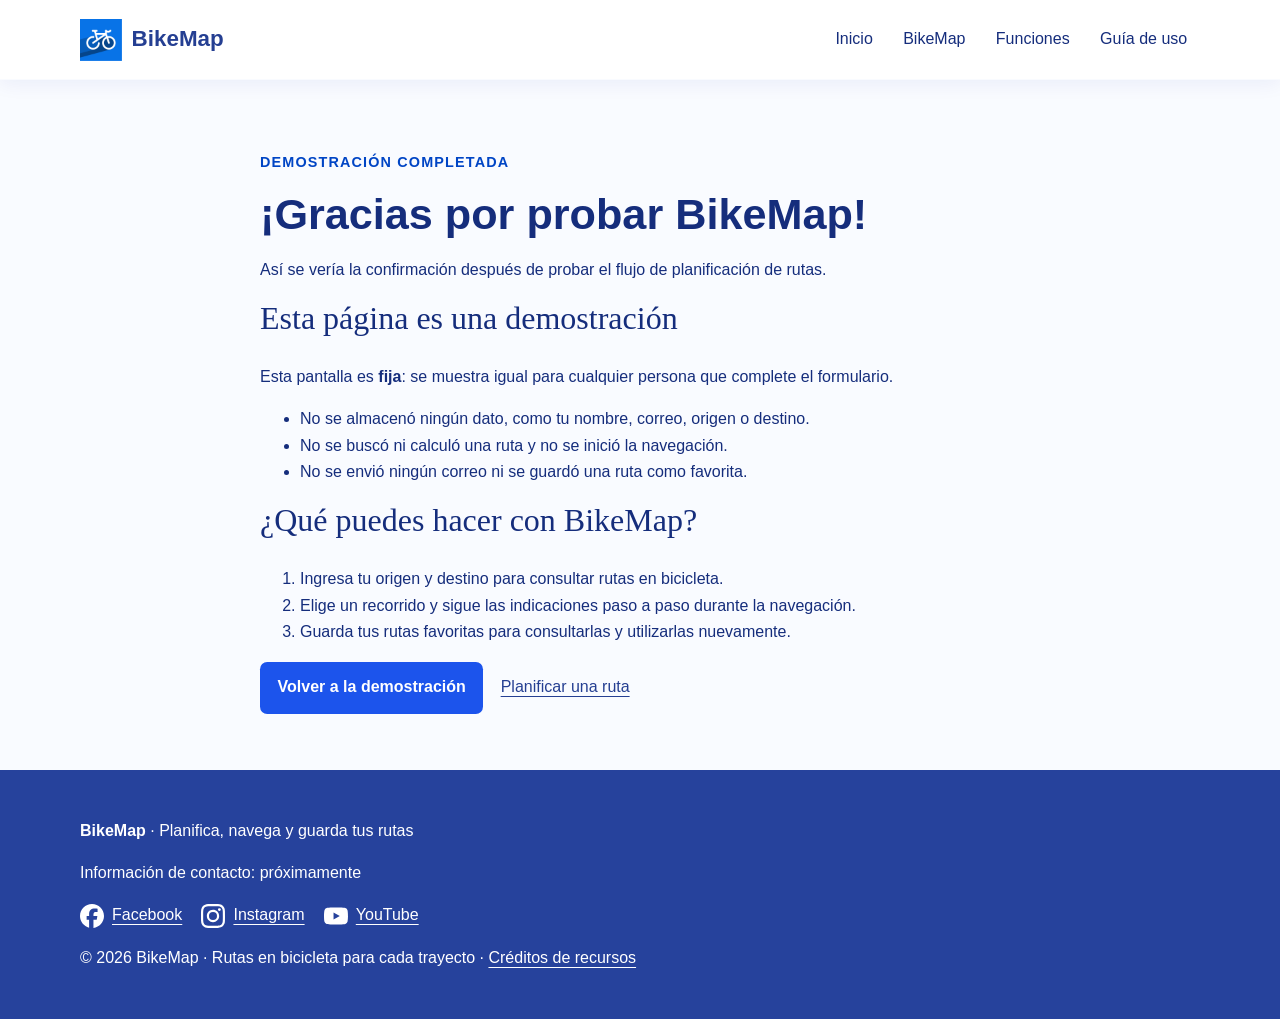
<file: confirmacion.html>
<!DOCTYPE html>
<html lang="es">
<head>
  <meta charset="UTF-8">
  <!-- PASO 1: permite que el navegador use el ancho real del celular. -->
  <meta name="viewport" content="width=device-width, initial-scale=1.0">
  <title>Confirmación | BikeMap</title>
  <!-- PASO 2: conectar este HTML con el archivo CSS compartido. -->
  <link rel="stylesheet" href="css/estilos.css">
  <!-- Este icono aparece en la pestaña del navegador. -->
  <link rel="icon" type="image/png" href="iconos/BIKEMAP.png">
</head>
<body>
<a class="saltar" href="#contenido">Saltar al contenido</a>
<!-- PASO 3: este header permanece visible con position: sticky en CSS. -->
<header class="cabecera">
  <div class="contenedor barra">
    <a class="marca" href="index.html"><img src="iconos/BIKEMAP.png" alt="" width="42" height="42">BikeMap</a>
    <!-- PASO 4: la lista principal se ordena horizontalmente con Flexbox. -->
    <nav aria-label="Navegación principal">
      <ul class="menu">
        <li><a href="index.html#inicio">Inicio</a></li>
        <li><a href="index.html#nosotros">BikeMap</a></li>
        <li>
          <!-- details abre el submenú con clic, Enter o toque; no necesita JS. -->
          <details class="desplegable">
            <summary>Funciones</summary>
            <!-- Esta lista es el menú vertical desplegable. -->
            <ul class="submenu">
              <li><a href="index.html#servicios">Cómo funciona</a></li>
              <li><a href="index.html#orientador">Planificar una ruta</a></li>
              <li><a href="index.html#contacto">Probar el formulario</a></li>
            </ul>
          </details>
        </li>
        <li><a href="recursos.html">Guía de uso</a></li>
      </ul>
    </nav>
  </div>
</header>
<!-- Confirmación de demostración -->

<main id="contenido" class="contenedor seccion">

 <!-- PASO 9: página fija; no recibe ni muestra los datos del formulario -->

 <section class="confirmacion" aria-labelledby="confirmado">

  <div class="tarjeta-confirmacion">

   <p class="etiqueta">Demostración completada</p>

   <h1 id="confirmado">¡Gracias por probar BikeMap!</h1>

   <p>Así se vería la confirmación después de probar el flujo de planificación de rutas.</p>



   <!-- Aviso obligatorio de simulación -->

   <div class="aviso" role="note" aria-labelledby="aviso-titulo">

    <h2 id="aviso-titulo">Esta página es una demostración</h2>

    <p>Esta pantalla es <strong>fija</strong>: se muestra igual para cualquier persona que complete el formulario.</p>
    <ul>
     <li>No se almacenó ningún dato, como tu nombre, correo, origen o destino.</li>
     <li>No se buscó ni calculó una ruta y no se inició la navegación.</li>
     <li>No se envió ningún correo ni se guardó una ruta como favorita.</li>
    </ul>
   </div>
   <h2>¿Qué puedes hacer con BikeMap?</h2>
   <ol>
    <li>Ingresa tu origen y destino para consultar rutas en bicicleta.</li>
    <li>Elige un recorrido y sigue las indicaciones paso a paso durante la navegación.</li>
    <li>Guarda tus rutas favoritas para consultarlas y utilizarlas nuevamente.</li>
   </ol>
   <div class="acciones-confirmacion">

    <a class="boton" href="index.html#contacto">Volver a la demostración</a>

    <a class="enlace" href="index.html">Planificar una ruta</a>
   </div>
  </div>
 </section>
</main>
<!-- PASO FINAL: pie compartido por las páginas del sitio. -->
<footer class="pie">
  <div class="contenedor">
    <p><strong>BikeMap</strong> · Planifica, navega y guarda tus rutas</p>
    <p>Información de contacto: próximamente</p>
    <nav class="redes" aria-label="Enlaces a redes sociales">
      <!-- Son páginas generales de las redes; reemplazar por cuentas del proyecto. -->
      <a href="https://www.facebook.com/" target="_blank" rel="noopener noreferrer"><img src="iconos/facebook.svg" alt="" width="24" height="24">Facebook</a>
      <a href="https://www.instagram.com/" target="_blank" rel="noopener noreferrer"><img src="iconos/instagram.svg" alt="" width="24" height="24">Instagram</a>
      <a href="https://www.youtube.com/" target="_blank" rel="noopener noreferrer"><img src="iconos/youtube.svg" alt="" width="24" height="24">YouTube</a>
    </nav>
    <p>© 2026 BikeMap · Rutas en bicicleta para cada trayecto · <a href="FUENTES.txt">Créditos de recursos</a></p>
  </div>
</footer>
</body>
</html>
</file>
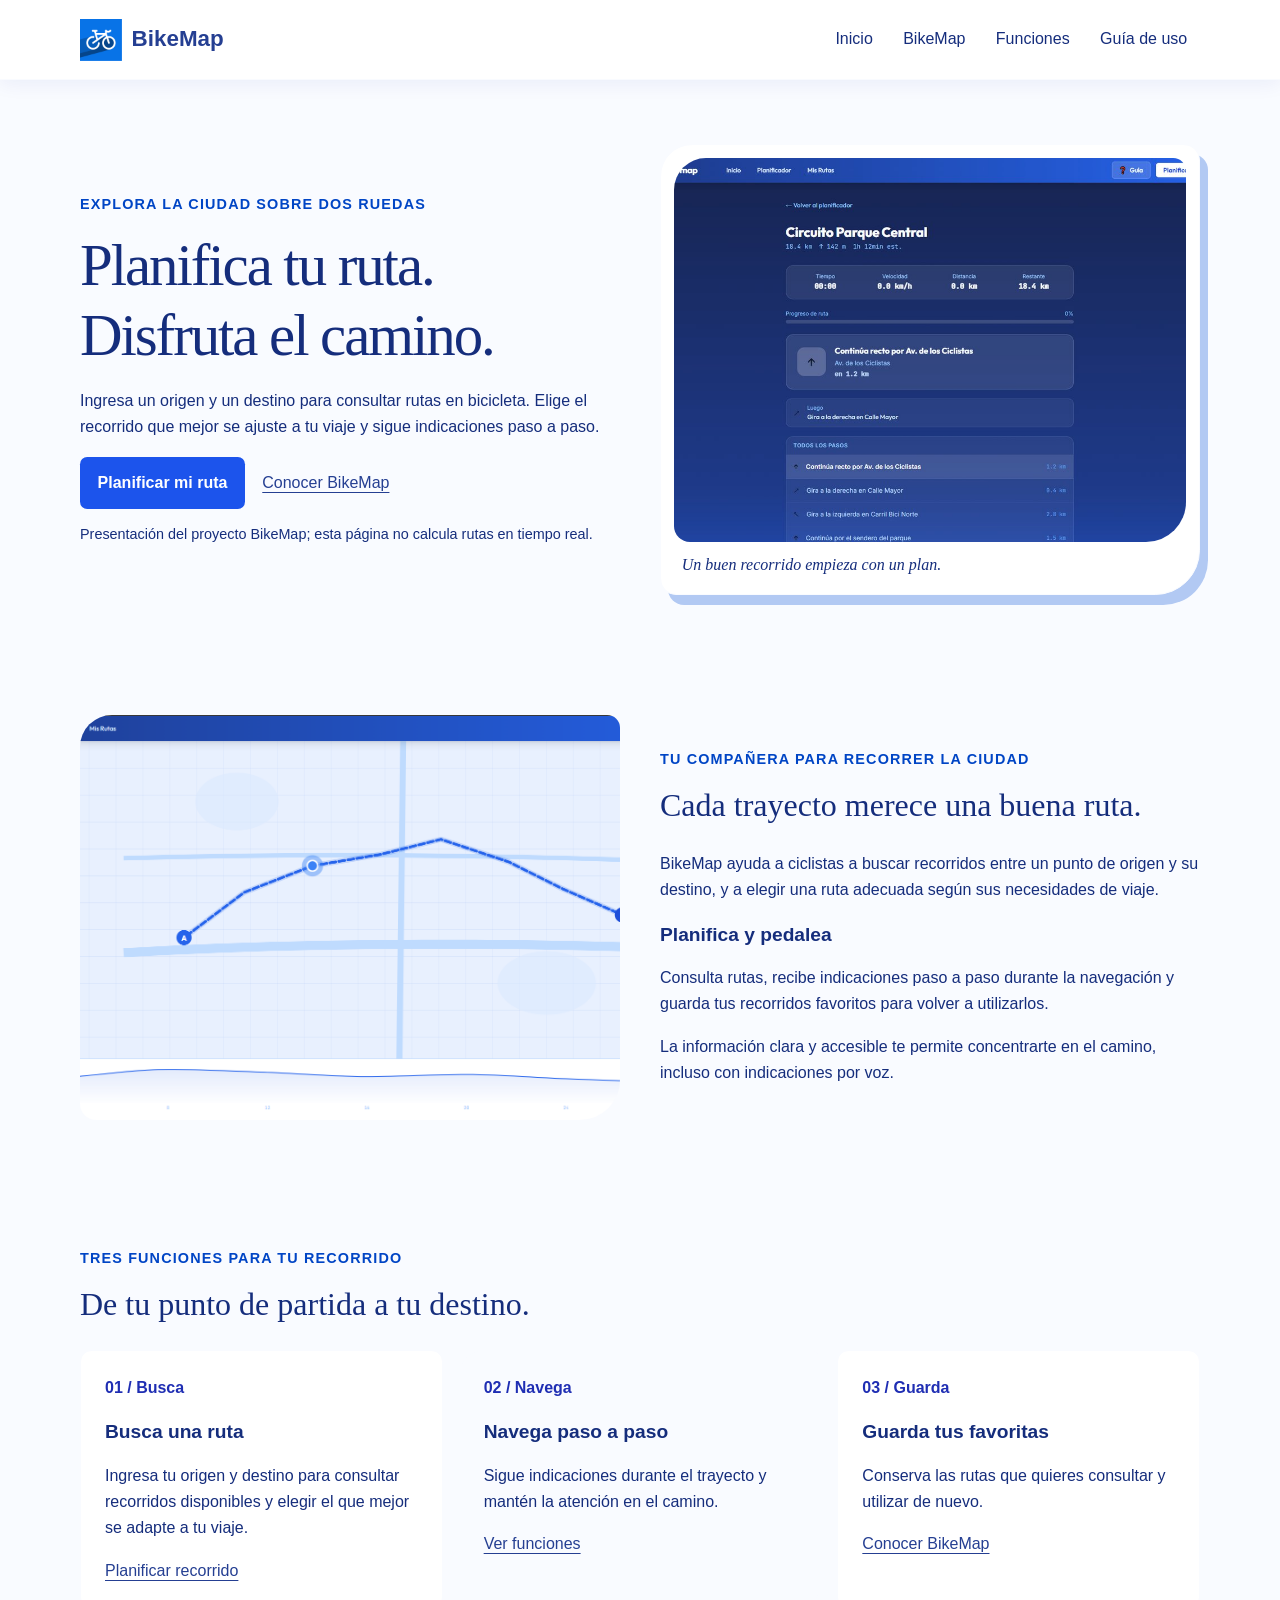
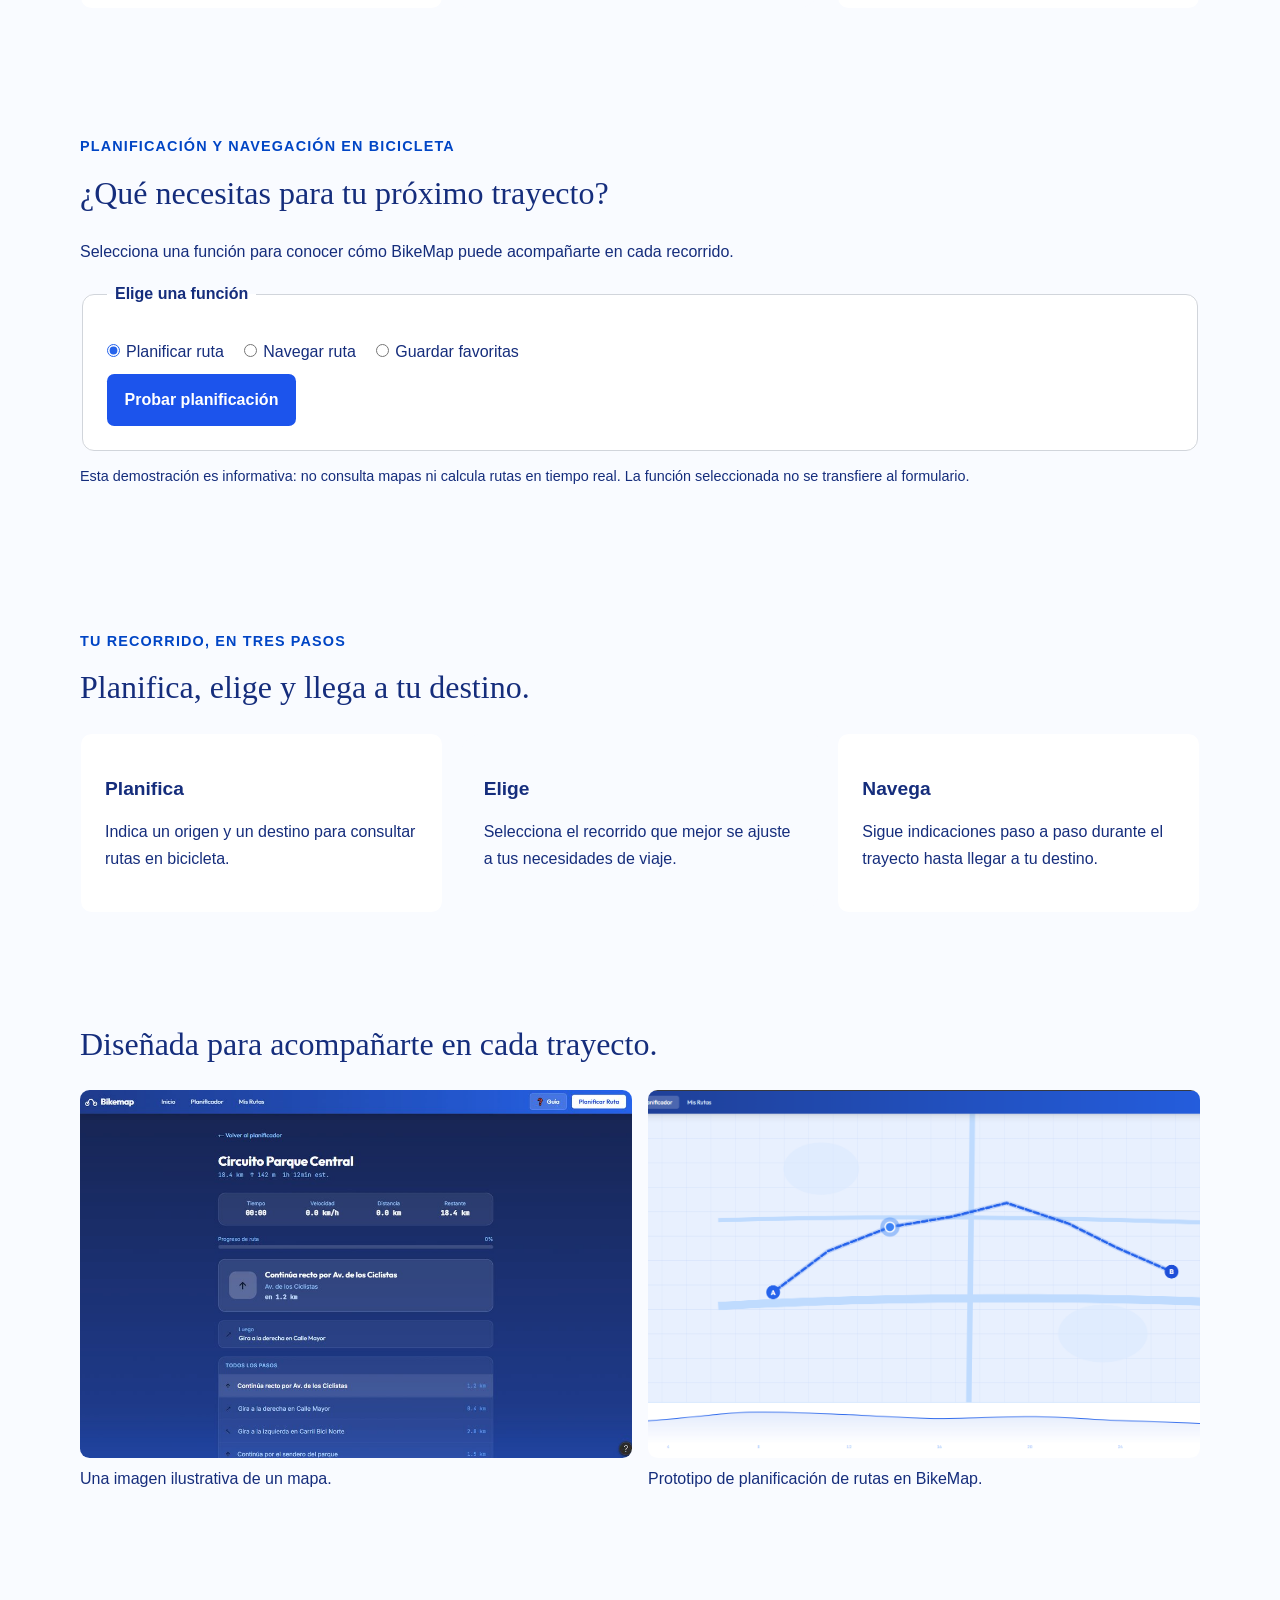
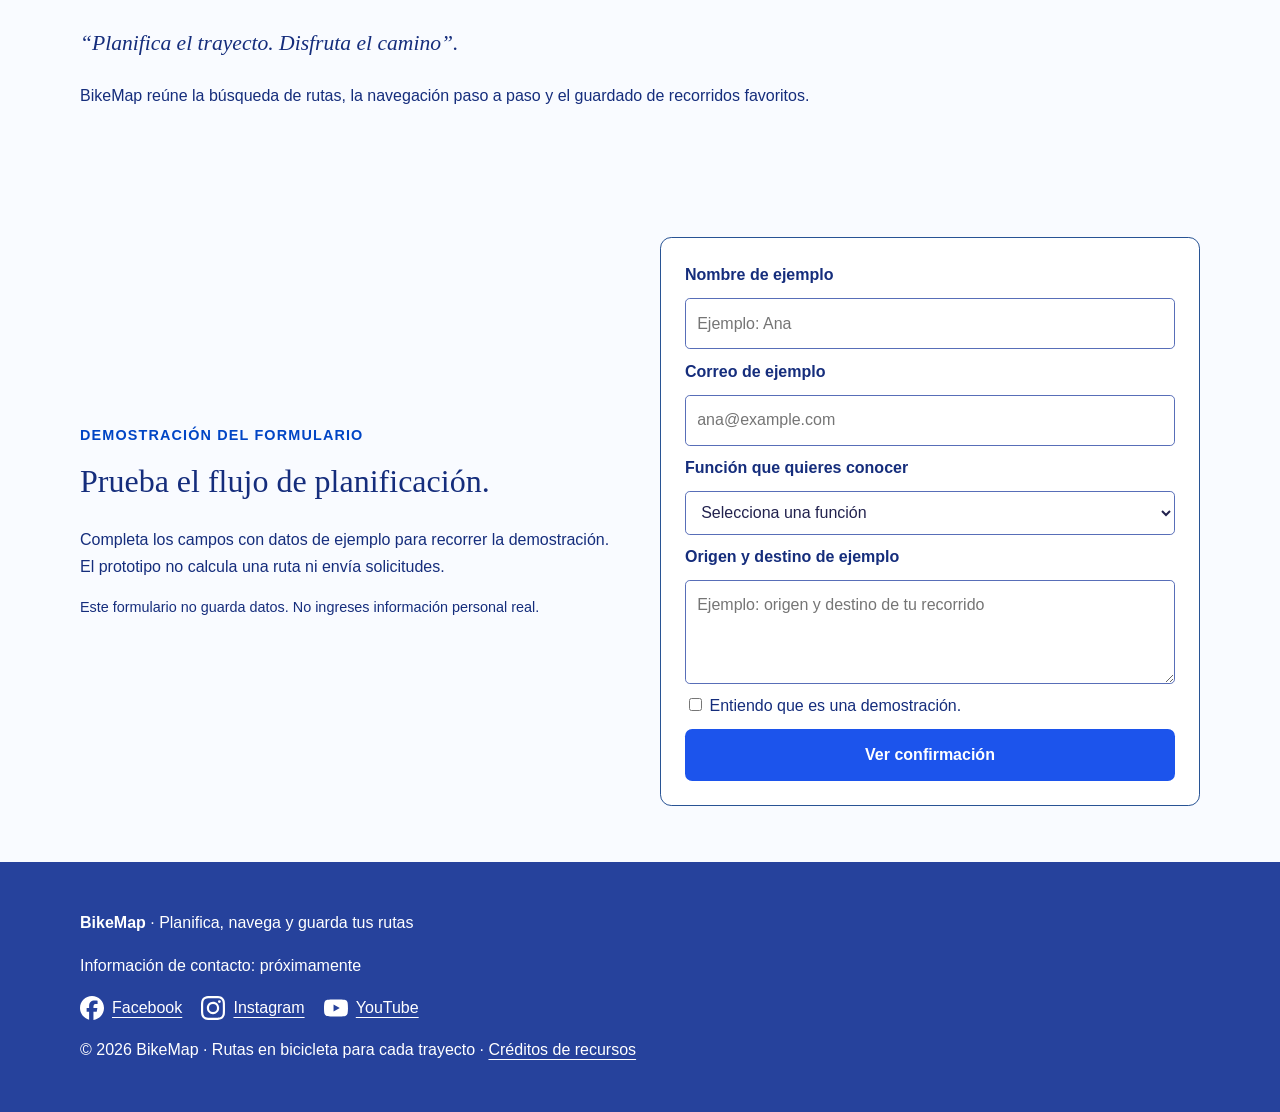
<file: index_texto_nuevo.html>
<!DOCTYPE html>
<html lang="es">

<head>
  <meta charset="UTF-8">
  <!-- PASO 1: permite que el navegador use el ancho real del celular. -->
  <meta name="viewport" content="width=device-width, initial-scale=1.0">
  <title>Inicio | BikeMap</title>
  <!-- PASO 2: conectar este HTML con el archivo CSS compartido. -->
  <link rel="stylesheet" href="css/estilos.css">
  <!-- Este icono aparece en la pestaña del navegador. -->
  <link rel="icon" type="image/svg+xml" href="iconos/rby.png">
</head>

<body>
  <a class="saltar" href="#contenido">Saltar al contenido</a>
  <!-- PASO 3: este header permanece visible con position: sticky en CSS. -->
  <header class="cabecera">
    <div class="contenedor barra">
      <a class="marca" href="index.html"><img src="iconos/BIKEMAP.png" alt="" width="42" height="42">BikeMap</a>
      <!-- PASO 4: la lista principal se ordena horizontalmente con Flexbox. -->
      <nav aria-label="Navegación principal">
        <ul class="menu">
          <li><a href="index.html#inicio">Inicio</a></li>
          <li><a href="index.html#nosotros">BikeMap</a></li>
          <li>
            <!-- details abre el submenú con clic, Enter o toque; no necesita JS. -->
            <details class="desplegable">
              <summary>Funciones</summary>
              <!-- Esta lista es el menú vertical desplegable. -->
              <ul class="submenu">
                <li><a href="index.html#servicios">Cómo funciona</a></li>
                <li><a href="index.html#orientador">Planificar una ruta</a></li>
                <li><a href="index.html#contacto">Probar el formulario</a></li>
              </ul>
            </details>
          </li>


          <li><a href="recursos.html">Guía de uso</a></li>
        </ul>
      </nav>
    </div>
  </header>
  <main id="contenido">
    <!-- PASO 5: el inicio está en la sección, no en el header sticky. -->
    <section id="inicio" class="hero contenedor dos-columnas" aria-labelledby="titulo">
      <div>
        <p class="etiqueta">Explora la ciudad sobre dos ruedas</p>
        <h1 id="titulo">Planifica tu ruta.<br>Disfruta el camino.</h1>
        <p>Ingresa un origen y un destino para consultar rutas en bicicleta. Elige el recorrido que mejor se ajuste a tu
          viaje y sigue indicaciones paso a paso.</p>
        <a class="boton" href="#orientador">Planificar mi ruta</a>
        <a class="enlace" href="recursos.html">Conocer BikeMap</a>
        <p class="nota">Presentación del proyecto BikeMap; esta página no calcula rutas en tiempo real.</p>
      </div>
      <figure class="postal"><img class="foto" src="imagenes/mindustry.jpg"
          alt="Mapa de una partida del videojuego Mindustry, usado como imagen ilustrativa"
          width="1000" height="667">
        <figcaption>Un buen recorrido empieza con un plan.</figcaption>
      </figure>
    </section>
    <section id="nosotros" class="seccion fondo">
      <div class="contenedor dos-columnas">
        <img class="foto" src="imagenes/mockup.png"
          alt="Prototipo de BikeMap para planificar una ruta en bicicleta" width="1000" height="667"
          loading="lazy">
        <div>
          <p class="etiqueta">Tu compañera para recorrer la ciudad</p>
          <h2>Cada trayecto merece una buena ruta.</h2>
          <p>BikeMap ayuda a ciclistas a buscar recorridos entre un punto de origen y su destino, y a elegir una ruta
            adecuada según sus necesidades de viaje.</p>
          <h3>Planifica y pedalea</h3>
          <p>Consulta rutas, recibe indicaciones paso a paso durante la navegación y guarda tus recorridos favoritos
            para volver a utilizarlos.</p>
          <p>La información clara y accesible te permite concentrarte en el camino, incluso con indicaciones por voz.
          </p>
        </div>
      </div>
    </section>
    <section id="servicios" class="seccion contenedor">
      <p class="etiqueta">Tres funciones para tu recorrido</p>
      <h2>De tu punto de partida a tu destino.</h2>
      <div class="tarjetas">
        <article class="tarjeta"><span class="numero">01 / Busca</span>
          <h3>Busca una ruta</h3>
          <p>Ingresa tu origen y destino para consultar recorridos disponibles y elegir el que mejor se adapte a tu
            viaje.</p><a href="#orientador">Planificar recorrido</a>
        </article>
        <article class="tarjeta"><span class="numero">02 / Navega</span>
          <h3>Navega paso a paso</h3>
          <p>Sigue indicaciones durante el trayecto y mantén la atención en el camino.</p><a href="#orientador">Ver
            funciones</a>
        </article>
        <article class="tarjeta"><span class="numero">03 / Guarda</span>
          <h3>Guarda tus favoritas</h3>
          <p>Conserva las rutas que quieres consultar y utilizar de nuevo.</p><a href="recursos.html">Conocer BikeMap</a>
        </article>
      </div>
    </section>
    <section id="orientador" class="seccion fondo">
      <div class="contenedor">
        <p class="etiqueta">Planificación y navegación en bicicleta</p>
        <h2>¿Qué necesitas para tu próximo trayecto?</h2>
        <p>Selecciona una función para conocer cómo BikeMap puede acompañarte en cada recorrido.</p>
        <!-- PASO 7: mismo name, distintos id. Los radios controlan paneles con CSS. -->
        <fieldset class="orientador">
          <legend>Elige una función</legend>
          <input type="radio" name="objeto" id="mochila" checked><label for="mochila">Planificar ruta</label>
          <input type="radio" name="objeto" id="libreta"><label for="libreta">Navegar ruta</label>
          <input type="radio" name="objeto" id="abrigo"><label for="abrigo">Guardar favoritas</label>
          <div class="resultados">
            <div class="respuesta mochila">
              <p class="etiqueta">Función 01 · Planificación</p>
              <h3>Encuentra un recorrido adecuado</h3>
              <p>Indica tu punto de partida y tu destino para consultar rutas disponibles y elegir la que responda
                mejor a tus necesidades de viaje.</p>
            </div>
            <div class="respuesta libreta">
              <p class="etiqueta">Función 02 · Navegación</p>
              <h3>Avanza con indicaciones paso a paso</h3>
              <p>Inicia la navegación de una ruta seleccionada y consulta las instrucciones durante el recorrido para
                llegar a tu destino.</p>
            </div>
            <div class="respuesta abrigo">
              <p class="etiqueta">Función 03 · Favoritos</p>
              <h3>Vuelve a tus rutas preferidas</h3>
              <p>Guarda una ruta como favorita para consultarla y utilizarla nuevamente sin tener que buscarla desde
                cero.</p>
            </div>
            <a class="boton" href="#contacto">Probar planificación</a>
          </div>
        </fieldset>
        <p class="nota">Esta demostración es informativa: no consulta mapas ni calcula rutas en tiempo real. La función
          seleccionada no se transfiere al formulario.</p>
      </div>
    </section>
    <section id="proyectos" class="seccion contenedor">
      <p class="etiqueta">Tu recorrido, en tres pasos</p>
      <h2>Planifica, elige y llega a tu destino.</h2>
      <div class="tarjetas">
        <article class="tarjeta">
          <h3>Planifica</h3>
          <p>Indica un origen y un destino para consultar rutas en bicicleta.</p>
        </article>
        <article class="tarjeta">
          <h3>Elige</h3>
          <p>Selecciona el recorrido que mejor se ajuste a tus necesidades de viaje.</p>
        </article>
        <article class="tarjeta">
          <h3>Navega</h3>
          <p>Sigue indicaciones paso a paso durante el trayecto hasta llegar a tu destino.</p>
        </article>
      </div>
    </section>
    <section id="galeria" class="seccion fondo">
      <div class="contenedor">
        <h2>Diseñada para acompañarte en cada trayecto.</h2>
        <div class="galeria">
          <figure><img src="imagenes/mindustry.jpg"
              alt="Mapa de una partida del videojuego Mindustry, usado como imagen ilustrativa" width="1000"
              height="667" loading="lazy">
            <figcaption>Una imagen ilustrativa de un mapa.</figcaption>
          </figure>
          <figure><img src="imagenes/mockup.png"
              alt="Prototipo de BikeMap con un recorrido entre origen y destino" width="1000" height="667"
              loading="lazy">
            <figcaption>Prototipo de planificación de rutas en BikeMap.</figcaption>
          </figure>
        </div>
      </div>
    </section>
    <section id="testimonios" class="seccion contenedor">
      <blockquote>“Planifica el trayecto. Disfruta el camino”.</blockquote>
      <p>BikeMap reúne la búsqueda de rutas, la navegación paso a paso y el guardado de recorridos favoritos.</p>
    </section>
    <section id="contacto" class="seccion fondo">
      <div class="contenedor dos-columnas">
        <div>
          <p class="etiqueta">Demostración del formulario</p>
          <h2>Prueba el flujo de planificación.</h2>
          <p>Completa los campos con datos de ejemplo para recorrer la demostración. El prototipo no calcula una ruta ni
            envía solicitudes.</p>
          <p class="nota">Este formulario no guarda datos. No ingreses información personal real.
          </p>
        </div>
        <!-- PASO 8: required valida campos. Sin name: no añadimos datos a la URL. -->
        <form action="confirmacion.html" method="get" class="formulario">
          <label for="nombre">Nombre de ejemplo</label><input id="nombre" type="text" required maxlength="60"
            placeholder="Ejemplo: Ana" autocomplete="off">
          <label for="correo">Correo de ejemplo</label><input id="correo" type="email" required
            placeholder="ana@example.com" autocomplete="off">
          <label for="actividad">Función que quieres conocer</label><select id="actividad" required>
            <option value="">Selecciona una función</option>
            <option>Buscar rutas</option>
            <option>Navegar una ruta</option>
            <option>Guardar rutas favoritas</option>
          </select>
          <label for="detalle">Origen y destino de ejemplo</label><textarea id="detalle" required minlength="8"
            maxlength="240" rows="3" placeholder="Ejemplo: origen y destino de tu recorrido"></textarea>
          <div><input id="acepto" type="checkbox" required> <label for="acepto">Entiendo que es una demostración.</label>
          </div>
          <button type="submit" class="boton">Ver confirmación</button>
        </form>
      </div>
    </section>
  </main>
  <!-- PASO FINAL: pie compartido por las páginas del sitio. -->
  <footer class="pie">
    <div class="contenedor">
      <p><strong>BikeMap</strong> · Planifica, navega y guarda tus rutas</p>
      <p>Información de contacto: próximamente</p>
      <nav class="redes" aria-label="Enlaces a redes sociales">
        <!-- Son páginas generales de las redes; reemplazar por cuentas del proyecto. -->
        <a href="https://www.facebook.com/" target="_blank" rel="noopener noreferrer"><img src="iconos/facebook.svg"
            alt="" width="24" height="24">Facebook</a>
        <a href="https://www.instagram.com/" target="_blank" rel="noopener noreferrer"><img src="iconos/instagram.svg"
            alt="" width="24" height="24">Instagram</a>
        <a href="https://www.youtube.com/" target="_blank" rel="noopener noreferrer"><img src="iconos/youtube.svg"
            alt="" width="24" height="24">YouTube</a>
      </nav>
      <p>© 2026 BikeMap · Rutas en bicicleta para cada trayecto · <a href="FUENTES.txt">Créditos de recursos</a></p>
    </div>
  </footer>
</body>

</html>
</file>
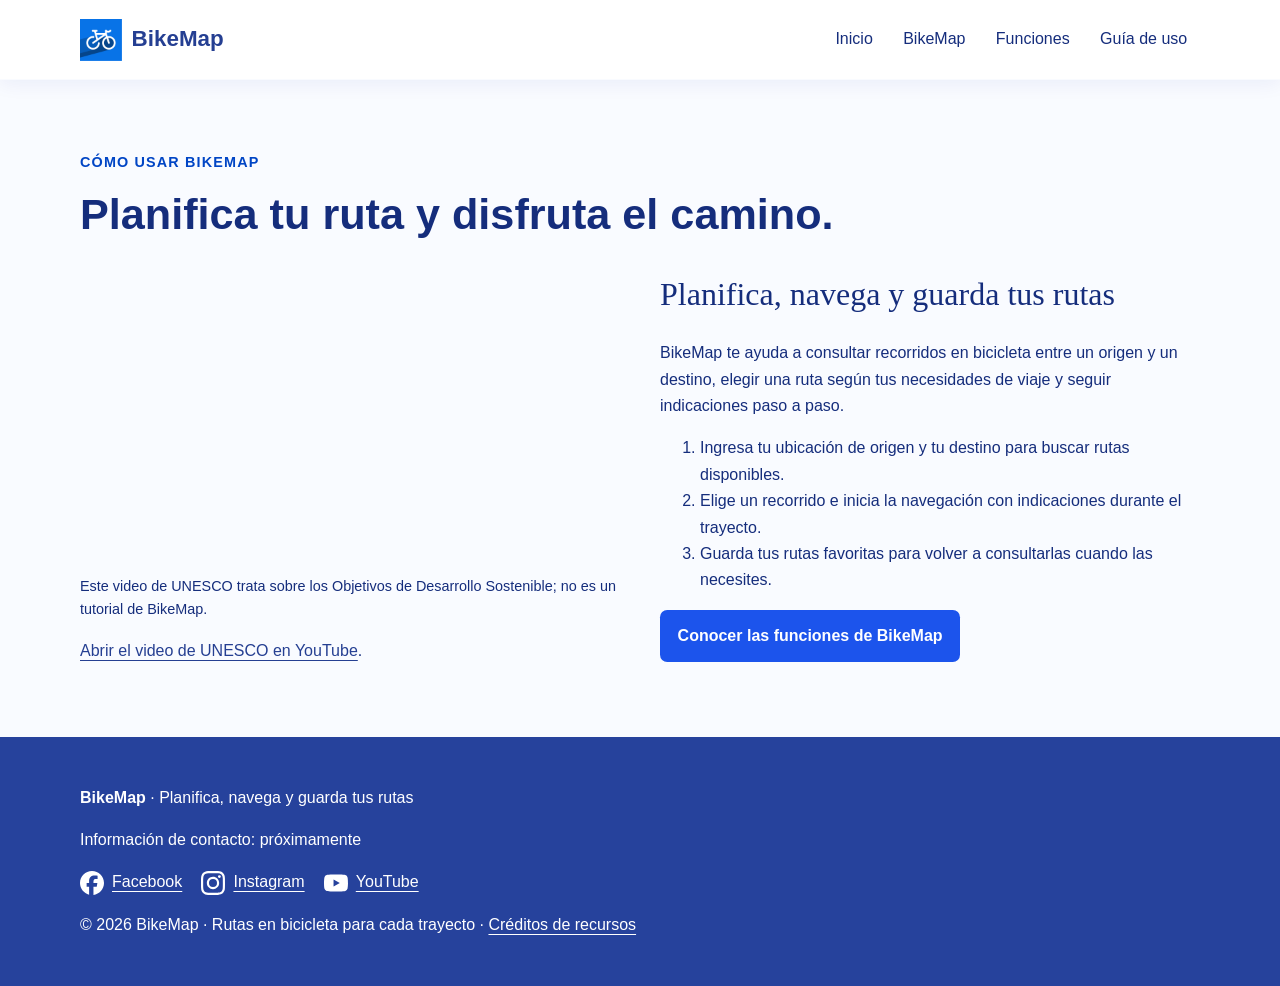
<file: recursos.html>
<!DOCTYPE html>
<html lang="es">
<head>
  <meta charset="UTF-8">
  <!-- PASO 1: permite que el navegador use el ancho real del celular. -->
  <meta name="viewport" content="width=device-width, initial-scale=1.0">
  <title>Guía de uso | BikeMap</title>
  <!-- PASO 2: conectar este HTML con el archivo CSS compartido. -->
  <link rel="stylesheet" href="css/estilos.css">
  <!-- Este icono aparece en la pestaña del navegador. -->
  <link rel="icon" type="image/png" href="iconos/BIKEMAP.png">
</head>
<body>
<a class="saltar" href="#contenido">Saltar al contenido</a>
<!-- PASO 3: este header permanece visible con position: sticky en CSS. -->
<header class="cabecera">
  <div class="contenedor barra">
    <a class="marca" href="index.html"><img src="iconos/BIKEMAP.png" alt="" width="42" height="42">BikeMap</a>
    <!-- PASO 4: la lista principal se ordena horizontalmente con Flexbox. -->
    <nav aria-label="Navegación principal">
      <ul class="menu">
        <li><a href="index.html#inicio">Inicio</a></li>
        <li><a href="index.html#nosotros">BikeMap</a></li>
        <li>
          <!-- details abre el submenú con clic, Enter o toque; no necesita JS. -->
          <details class="desplegable">
            <summary>Funciones</summary>
            <!-- Esta lista es el menú vertical desplegable. -->
            <ul class="submenu">
              <li><a href="index.html#servicios">Cómo funciona</a></li>
              <li><a href="index.html#orientador">Planificar una ruta</a></li>
              <li><a href="index.html#contacto">Probar el formulario</a></li>
            </ul>
          </details>
        </li>
        
        
        <li><a href="recursos.html">Guía de uso</a></li>
      </ul>
    </nav>
  </div>
</header>
<main id="contenido" class="contenedor seccion"><p class="etiqueta">Cómo usar BikeMap</p><h1>Planifica tu ruta y disfruta el camino.</h1>
  <section class="dos-columnas" aria-labelledby="video-titulo"><div>
    <!-- PASO 9: video de referencia. El enlace alternativo siempre está disponible. -->
    <iframe class="video" src="https://www.youtube-nocookie.com/embed/MCKH5xk8X-g" title="Video de UNESCO en español sobre los Objetivos de Desarrollo Sostenible" loading="lazy" allow="accelerometer; autoplay; clipboard-write; encrypted-media; gyroscope; picture-in-picture; web-share" allowfullscreen referrerpolicy="strict-origin-when-cross-origin"></iframe>
    <p class="nota">Este video de UNESCO trata sobre los Objetivos de Desarrollo Sostenible; no es un tutorial de BikeMap.</p><p><a href="https://www.youtube.com/watch?v=MCKH5xk8X-g" target="_blank" rel="noopener noreferrer">Abrir el video de UNESCO en YouTube</a>.</p></div>
    <div><h2 id="video-titulo">Planifica, navega y guarda tus rutas</h2><p>BikeMap te ayuda a consultar recorridos en bicicleta entre un origen y un destino, elegir una ruta según tus necesidades de viaje y seguir indicaciones paso a paso.</p><ol><li>Ingresa tu ubicación de origen y tu destino para buscar rutas disponibles.</li><li>Elige un recorrido e inicia la navegación con indicaciones durante el trayecto.</li><li>Guarda tus rutas favoritas para volver a consultarlas cuando las necesites.</li></ol><a class="boton" href="index.html#orientador">Conocer las funciones de BikeMap</a></div>
  </section></main>
<!-- PASO FINAL: pie compartido por las páginas del sitio. -->
<footer class="pie">
  <div class="contenedor">
    <p><strong>BikeMap</strong> · Planifica, navega y guarda tus rutas</p>
    <p>Información de contacto: próximamente</p>
    <nav class="redes" aria-label="Enlaces a redes sociales">
      <!-- Son páginas generales de las redes; reemplazar por cuentas del proyecto. -->
      <a href="https://www.facebook.com/" target="_blank" rel="noopener noreferrer"><img src="iconos/facebook.svg" alt="" width="24" height="24">Facebook</a>
      <a href="https://www.instagram.com/" target="_blank" rel="noopener noreferrer"><img src="iconos/instagram.svg" alt="" width="24" height="24">Instagram</a>
      <a href="https://www.youtube.com/" target="_blank" rel="noopener noreferrer"><img src="iconos/youtube.svg" alt="" width="24" height="24">YouTube</a>
    </nav>
    <p>© 2026 BikeMap · Rutas en bicicleta para cada trayecto · <a href="FUENTES.txt">Créditos de recursos</a></p>
  </div>
</footer>
</body>
</html>
</file>
<file: css/estilos.css>
/* PASO 1. El ancho incluye padding y borde: facilita calcular tamaños. */
* {
  box-sizing: border-box;
}

/* PASO 2. Estilos generales que heredan los textos. */
body {
  margin: 0;
  font-family: Arial, sans-serif;
  color: #152d7c;
  background: #f9fbff;
  line-height: 1.65;
}

h1,
h2,
h3 {
  line-height: 1.2;
}

h1 {
  font-size: 2.7rem;
  margin: 0 0 1rem;
}

h2 {
  font-size: 2rem;
  margin-top: 0;
}

h3 {
  font-size: 1.2rem;
}

a {
  color: #253f92;
  text-underline-offset: 4px;
}

/* El foco visible permite recorrer la web con el teclado. */
a:focus-visible,
button:focus-visible,
summary:focus-visible,
input:focus-visible,
select:focus-visible {
  outline: 3px solid #1844d6;
  outline-offset: 4px;
}

/* PASO 3. Nunca estirar una imagen más allá de su contenedor. */
img {
  max-width: 100%;
  height: auto;
  display: block;
}

.contenedor {
  width: 92%;
  max-width: 1120px;
  margin: 0 auto;
}

.seccion {
  padding: 3.5rem 0;
}

.fondo {
  background: #f9fbff;
}

.etiqueta {
  font-weight: bold;
  color: #0045c5;
  font-size: .9rem;
  text-transform: uppercase;
  letter-spacing: .08em;
}

.nota {
  font-size: .9rem;
}

/* PASO 4. Flexbox alinea logo y navegación. wrap evita desbordamientos. */
.cabecera {
  background: white;
  border-bottom: 1px solid #f9fbff;
}

.barra {
  display: flex;
  align-items: center;
  justify-content: space-between;
  gap: 1rem;
  flex-wrap: wrap;
  padding: 1rem 0;
}

.marca {
  display: flex;
  align-items: center;
  gap: .6rem;
  text-decoration: none;
  font-size: 1.4rem;
  font-weight: bold;
}

.menu {
  display: flex;
  flex-wrap: wrap;
  align-items: center;
  gap: .3rem;
  list-style: none;
  margin: 0;
  padding: 0;
}

.menu a,
summary {
  display: block;
  padding: .65rem .8rem;
  color: #152d7c;
  cursor: pointer;
}

.menu a {
  text-decoration: none;
}

.menu a:hover,
summary:hover {
  background: #f9fbff;
  border-radius: .4rem;
}

/* El menú acompaña al usuario al bajar por la página.
   sticky conserva su espacio: no hace falta compensar con padding en body.
   top: 0 lo mantiene pegado arriba; z-index evita que las fotos lo tapen. */
.cabecera {
  position: sticky;
  top: 0;
  z-index: 100;
  box-shadow: 0 4px 18px #0f249b10;
}

/* Dejar espacio al navegar con #id para que el header no tape el título. */
section[id],
main[id] {
  scroll-margin-top: 130px;
}

/* PASO 5. La lista interior es vertical. Solo details controla su apertura. */
.desplegable {
  position: relative;
}

summary {
  list-style: revert;
}

.submenu {
  position: absolute;
  top: 100%;
  left: 0;
  width: 230px;
  padding: .5rem;
  margin: .3rem 0 0;
  list-style: none;
  background: white;
  border: 1px solid #f9fbff;
  border-radius: .5rem;
  box-shadow: 0 8px 20px #222c5920;
  z-index: 10;
}

/* PASO 6. Dos columnas iguales: imagen y texto. minmax evita desborde. */
.dos-columnas {
  display: grid;
  grid-template-columns: repeat(2, minmax(0, 1fr));
  gap: 2.5rem;
  align-items: center;
}

.dos-columnas>* {
  min-width: 0;
}

.hero {
  padding-top: 4rem;
  padding-bottom: 4rem;
}

.foto {
  width: 100%;
  aspect-ratio: 4 / 3;
  object-fit: cover;
  border-radius: 2rem .8rem 2.5rem 1rem;
}

/* PASO 7. Enlaces y botones con apariencia consistente. */
.boton {
  display: inline-block;
  padding: .8rem 1.1rem;
  background: #1c54ec;
  color: white;
  border: 0;
  border-radius: .45rem;
  font: inherit;
  font-weight: bold;
  text-decoration: none;
  cursor: pointer;
}

.boton:hover {
  background: #1f3c71;
}

.enlace {
  display: inline-block;
  margin: .8rem;
}

/* PASO 8. Tres tarjetas en escritorio. */
.tarjetas {
  display: grid;
  grid-template-columns: repeat(3, minmax(0, 1fr));
  gap: 1rem;
}

.tarjeta {
  padding: 1.5rem;
  border: 1px solid #f9fbff;
  border-radius: .7rem;
  background: white;
}

.numero {
  color: #1f2eb3;
  font-weight: bold;
}

.galeria {
  display: grid;
  grid-template-columns: repeat(2, minmax(0, 1fr));
  gap: 1rem;
}

figure {
  margin: 0;
}

.galeria img {
  width: 100%;
  aspect-ratio: 3 / 2;
  object-fit: cover;
  border-radius: .6rem;
}

figcaption {
  padding-top: .5rem;
}

blockquote {
  margin-left: 0;
  font-size: 1.35rem;
}

.servicios {
  background: #f2f5f9;
  color: #080d16;
  border-radius: 1rem;
}
 
.servicios h2,
.servicios h3,
.servicios p,
.servicios a {
  font-family: sans-serif, Arial, Helvetica;
}
 
.servicios h2 {
  color: #071b35;
}
 
.intro-servicios {
  max-width: 650px;
  margin-bottom: 2rem;
}
 
.servicios .tarjetas {
  display: grid;
  grid-template-columns: repeat(3, minmax(0, 1fr));
  gap: 1.5rem;
}
 
.tarjeta-bikemap {
  display: flex;
  flex-direction: column;
  align-items: flex-start;
  padding: 1.5rem;
  background: #ffffff;
  border: 1px solid #d4deeb;
  border-radius: 1rem;
  box-shadow: 0 6px 18px #071b3518;
  transition: transform 0.2s ease,
              box-shadow 0.2s ease;
}
 
.tarjeta-bikemap h3 {
  color: #071b35;
}
 
.tarjeta-bikemap .numero {
  color: #071b35;
  font-weight: bold;
}
 
.icono-servicio {
  width: 55px;
  height: 55px;
  object-fit: contain;
  margin-bottom: 1rem;
}
 
.tarjeta-bikemap p {
  flex-grow: 1;
}
 
.tarjeta-bikemap:hover {
  transform: translateY(-4px);
  box-shadow: 0 12px 24px #071b3525;
}
 
.tarjeta-bikemap .boton-bikemap {
  background: #071b35;
  color: #ffffff;
  border: 2px solid #071b35;
  margin-top: 1rem;
}
 
.tarjeta-bikemap .boton-bikemap:hover {
  background: #ffffff;
  color: #071b35;
}
 
/* Tablet */
@media (max-width: 900px) {
  .servicios .tarjetas {
    grid-template-columns: repeat(2, minmax(0, 1fr));
  }
}
 
/* Celular */
@media (max-width: 600px) {
  .servicios .tarjetas {
    grid-template-columns: 1fr;
  }
}
 
@media (prefers-reduced-motion: reduce) {
  .tarjeta-bikemap {
    transition: none;
  }
 
  .tarjeta-bikemap:hover {
    transform: none;
  }
}

/* PASO 9. El orientador responde a los radios sin JavaScript. */
.seccion-orientador {
  max-width: 800px;
  margin: 40px auto;
  padding: 24px;
  font-family: Arial, sans-serif;
}
 
 
.orientador {
  border: 1px solid #d1d5db;
  border-radius: 12px;
  padding: 24px;
  background-color: #ffffff;
}
 
 
.orientador legend {
  font-weight: bold;
  padding: 0 8px;
}
 
 
.orientador input[type="radio"] {
  margin: 12px 6px 12px 0;
  accent-color: #2563eb;
}
 
 
.orientador label {
  display: inline-block;
  margin: 8px 16px 8px 0;
  cursor: pointer;
}

.estado-inicial {
  display: block;
  padding: 16px;
  margin-top: 20px;
  border-radius: 8px;
  background-color: #f3f4f6;
}

.orientador .respuesta {
  display: none;
  padding: 20px;
  margin-top: 20px;
  border-radius: 8px;
  background-color: #eff6ff;
  border-left: 4px solid #2563eb;
}

.orientador .respuesta h3 {
  margin-top: 0;
  color: #1d4ed8;
}

.orientador input[type="radio"]:checked ~ .estado-inicial {
  display: none;
}

.orientador #perfil:checked ~ .respuesta-perfil {
  display: block;
}
 
 
.orientador #donacion:checked ~ .respuesta-donacion {
  display: block;
}
 
 
.orientador #soporte:checked ~ .respuesta-soporte {
  display: block;
}

/* PASO 10. Cada campo ocupa una fila del formulario. */
.formulario {
  display: grid;
  gap: .6rem;
  background: white;
  border: 1px solid #285394;
  padding: 1.5rem;
  border-radius: .7rem;
}

.formulario>label {
  font-weight: bold;
}

input[type="text"],
input[type="email"],
select,
textarea {
  width: 100%;
  min-width: 0;
  font: inherit;
  padding: .7rem;
  border: 1px solid #586eb8;
  border-radius: .3rem;
  background: white;
  color: #22224e;
}

input[type="radio"],
input[type="checkbox"] {
  accent-color: #2a3aca;
}

/* PASO 11. La proporción del video se conserva a cualquier ancho. */
.video {
  width: 100%;
  aspect-ratio: 16 / 9;
  border: 0;
  display: block;
}

.confirmacion {
  max-width: 760px;
  margin: 0 auto;
}

.pie {
  background: #26429c;
  color: white;
  padding: 2rem 0;
}

.pie a {
  color: white;
}

.redes {
  display: flex;
  flex-wrap: wrap;
  gap: 1.2rem;
}

.redes a {
  display: inline-flex;
  align-items: center;
  gap: .5rem;
}

.redes img {
  filter: invert(1);
}

.saltar {
  position: absolute;
  left: -9999px;
}

.saltar:focus {
  left: 1rem;
  top: 1rem;
  padding: 1rem;
  background: white;
  z-index: 20;
}

/* PASO 12. TABLET: estas reglas se aplican a 900 px o menos. */
@media (max-width: 900px) {
  .barra {
    gap: .4rem;
  }

  .tarjetas {
    grid-template-columns: repeat(2, minmax(0, 1fr));
  }

  h1 {
    font-size: 2.2rem;
  }
}

/* PASO 13. CELULAR: cambiamos columnas por una sola columna. */
@media (max-width: 600px) {
  h1 {
    font-size: 1.9rem;
  }

  h2 {
    font-size: 1.6rem;
  }

  .dos-columnas,
  .tarjetas,
  .galeria {
    grid-template-columns: 1fr;
  }

  .dos-columnas {
    gap: 1.5rem;
  }

  .hero,
  .seccion {
    padding-top: 2.2rem;
    padding-bottom: 2.2rem;
  }

  .barra nav {
    width: 100%;
  }

  .menu {
    flex-direction: row;
    flex-wrap: wrap;
    gap: 0;
  }

  .menu a,
  summary {
    padding: .45rem .55rem;
    font-size: .95rem;
  }

  /* Conserva el desplegable vertical bajo Resolver y dentro de la pantalla. */
  .submenu {
    left: auto;
    right: 0;
    width: 205px;
    max-width: 85vw;
    max-height: 55vh;
    overflow-y: auto;
  }

  section[id],
  main[id] {
    scroll-margin-top: 190px;
  }

  .enlace {
    margin-left: 0;
  }

  .formulario,
  .orientador,
  .resultados {
    padding: 1rem;
  }
}

/* Detalles cálidos: fondo de papel, acento terracota y bordes suaves. */
.postal {
  background: #fff;
  padding: .8rem;
  border: 1px solid #f9fbff;
  border-radius: 2rem 1rem 2.8rem 1rem;
  box-shadow: 8px 10px 0 #b2c9f3;
}

.postal figcaption {
  padding: .6rem .5rem .2rem;
  font-family: Georgia, serif;
  font-style: italic;
}

.hero h1 {
  font-family: Georgia, serif;
  font-weight: normal;
  font-size: clamp(2.2rem, 4.6vw, 3.8rem);
  letter-spacing: -.035em;
}

h2 {
  font-family: Georgia, serif;
  font-weight: normal;
}

.tarjeta:nth-child(2) {
  background: #f9fbff;
  border-radius: 1.5rem .6rem 1.5rem .6rem;
}

blockquote {
  font-family: Georgia, serif;
  font-style: italic;
  max-width: 780px;
}

textarea {
  resize: vertical;
}

@media (max-width: 600px) {
  .barra {
    padding: .6rem 0;
  }

  .marca {
    font-size: 1.2rem;
  }

  .marca img {
    width: 30px;
  }
}
</file>
